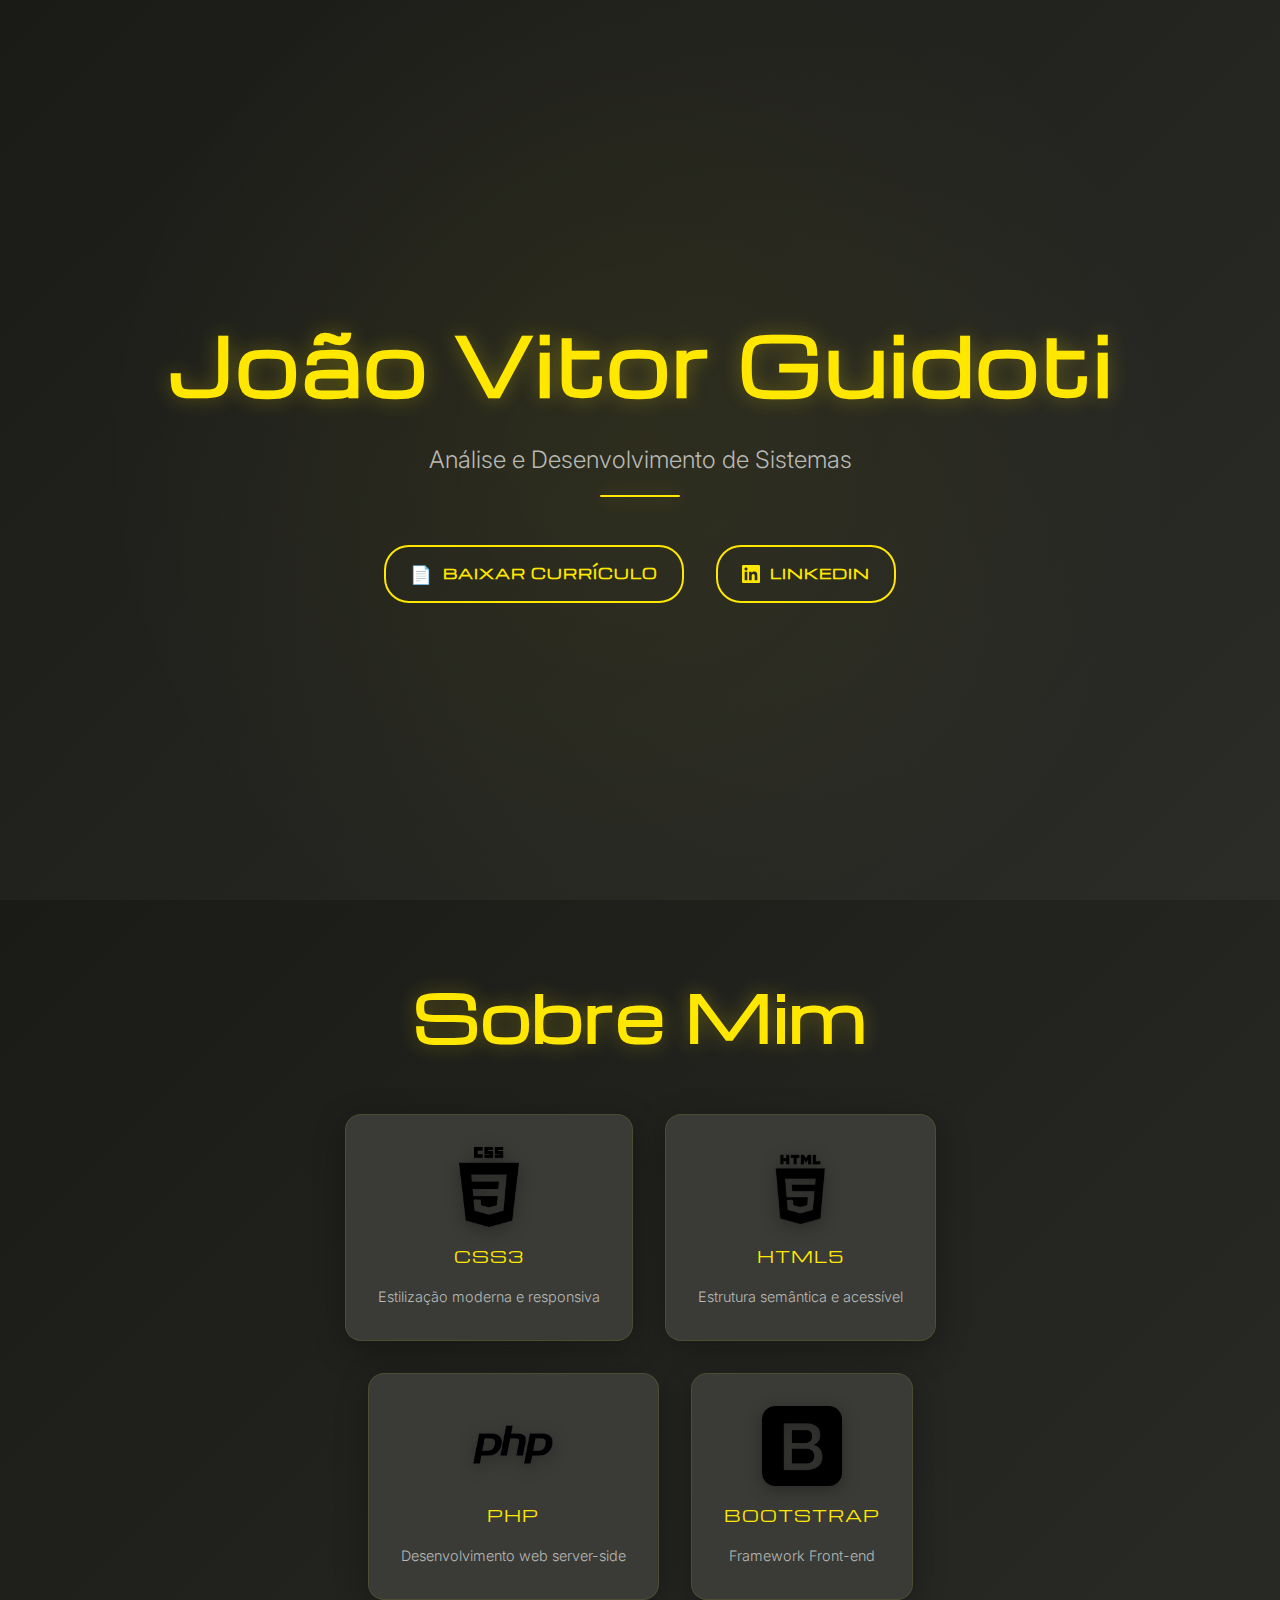
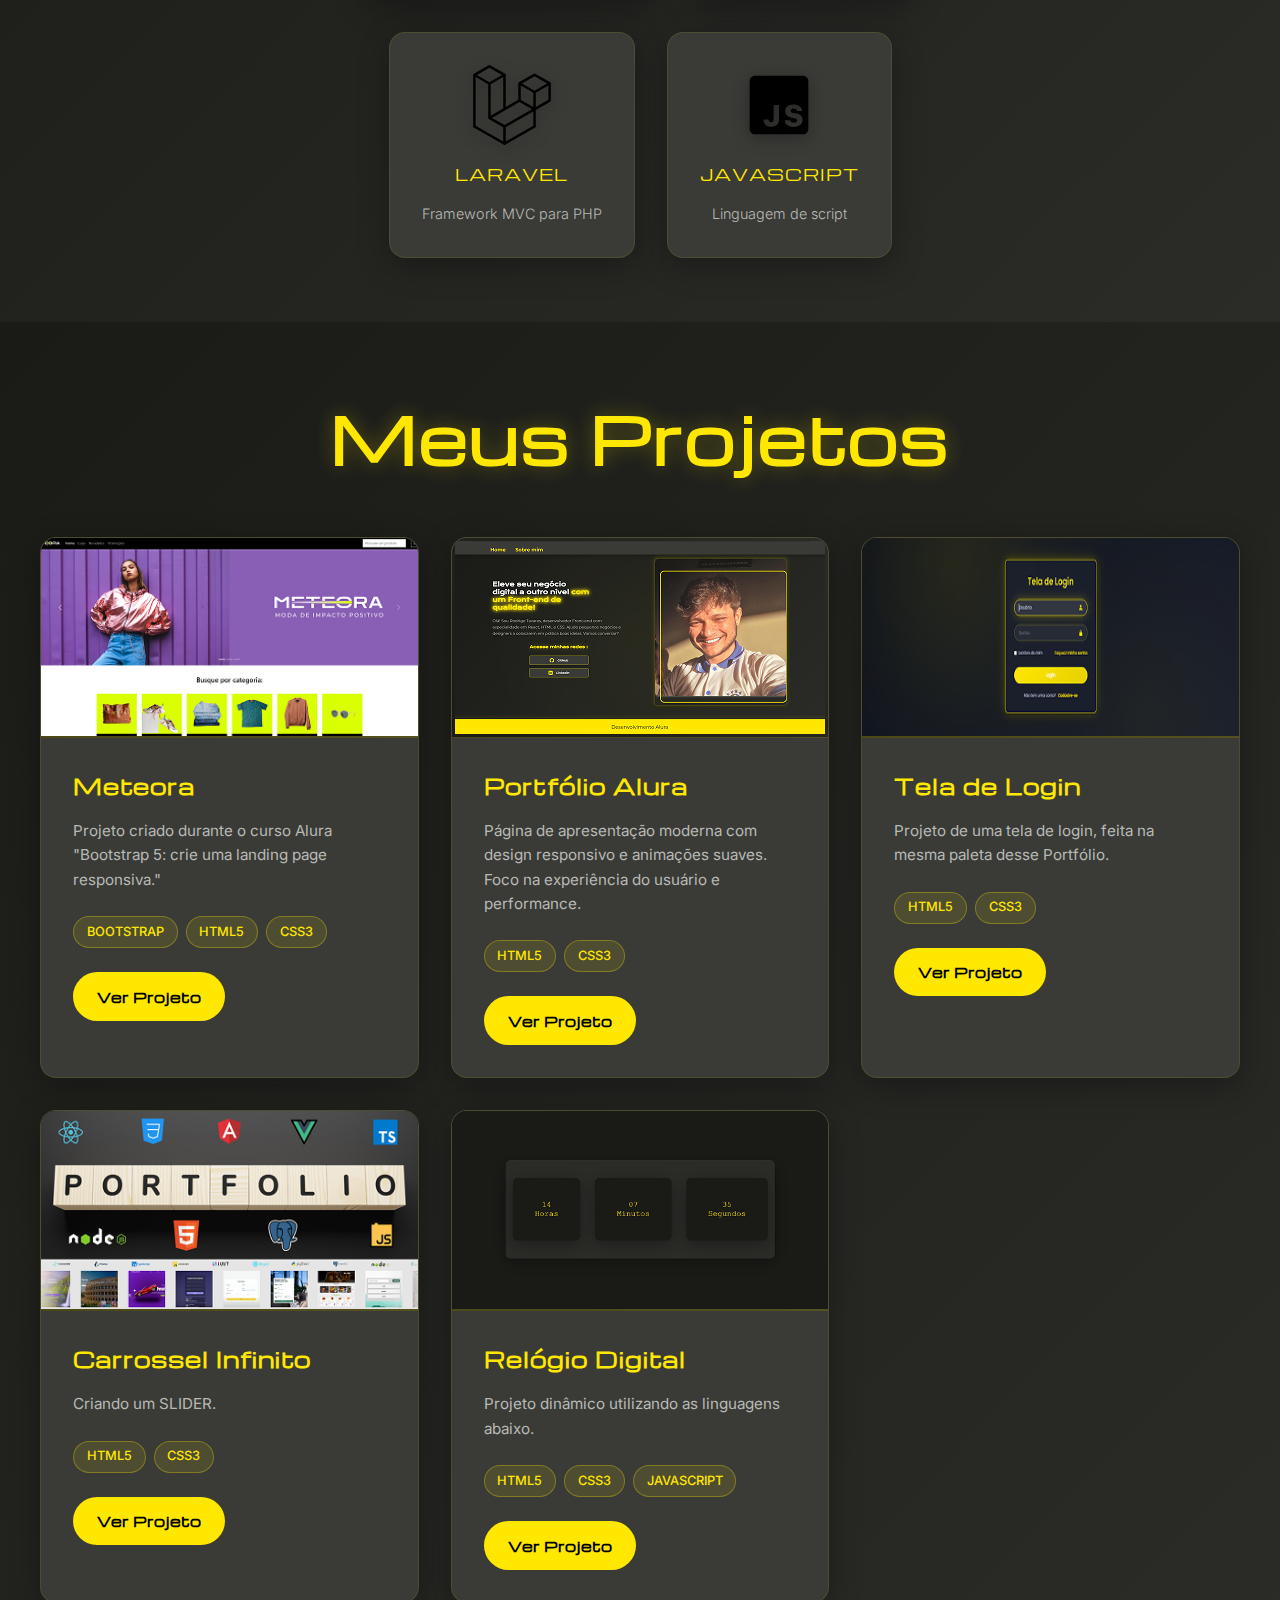
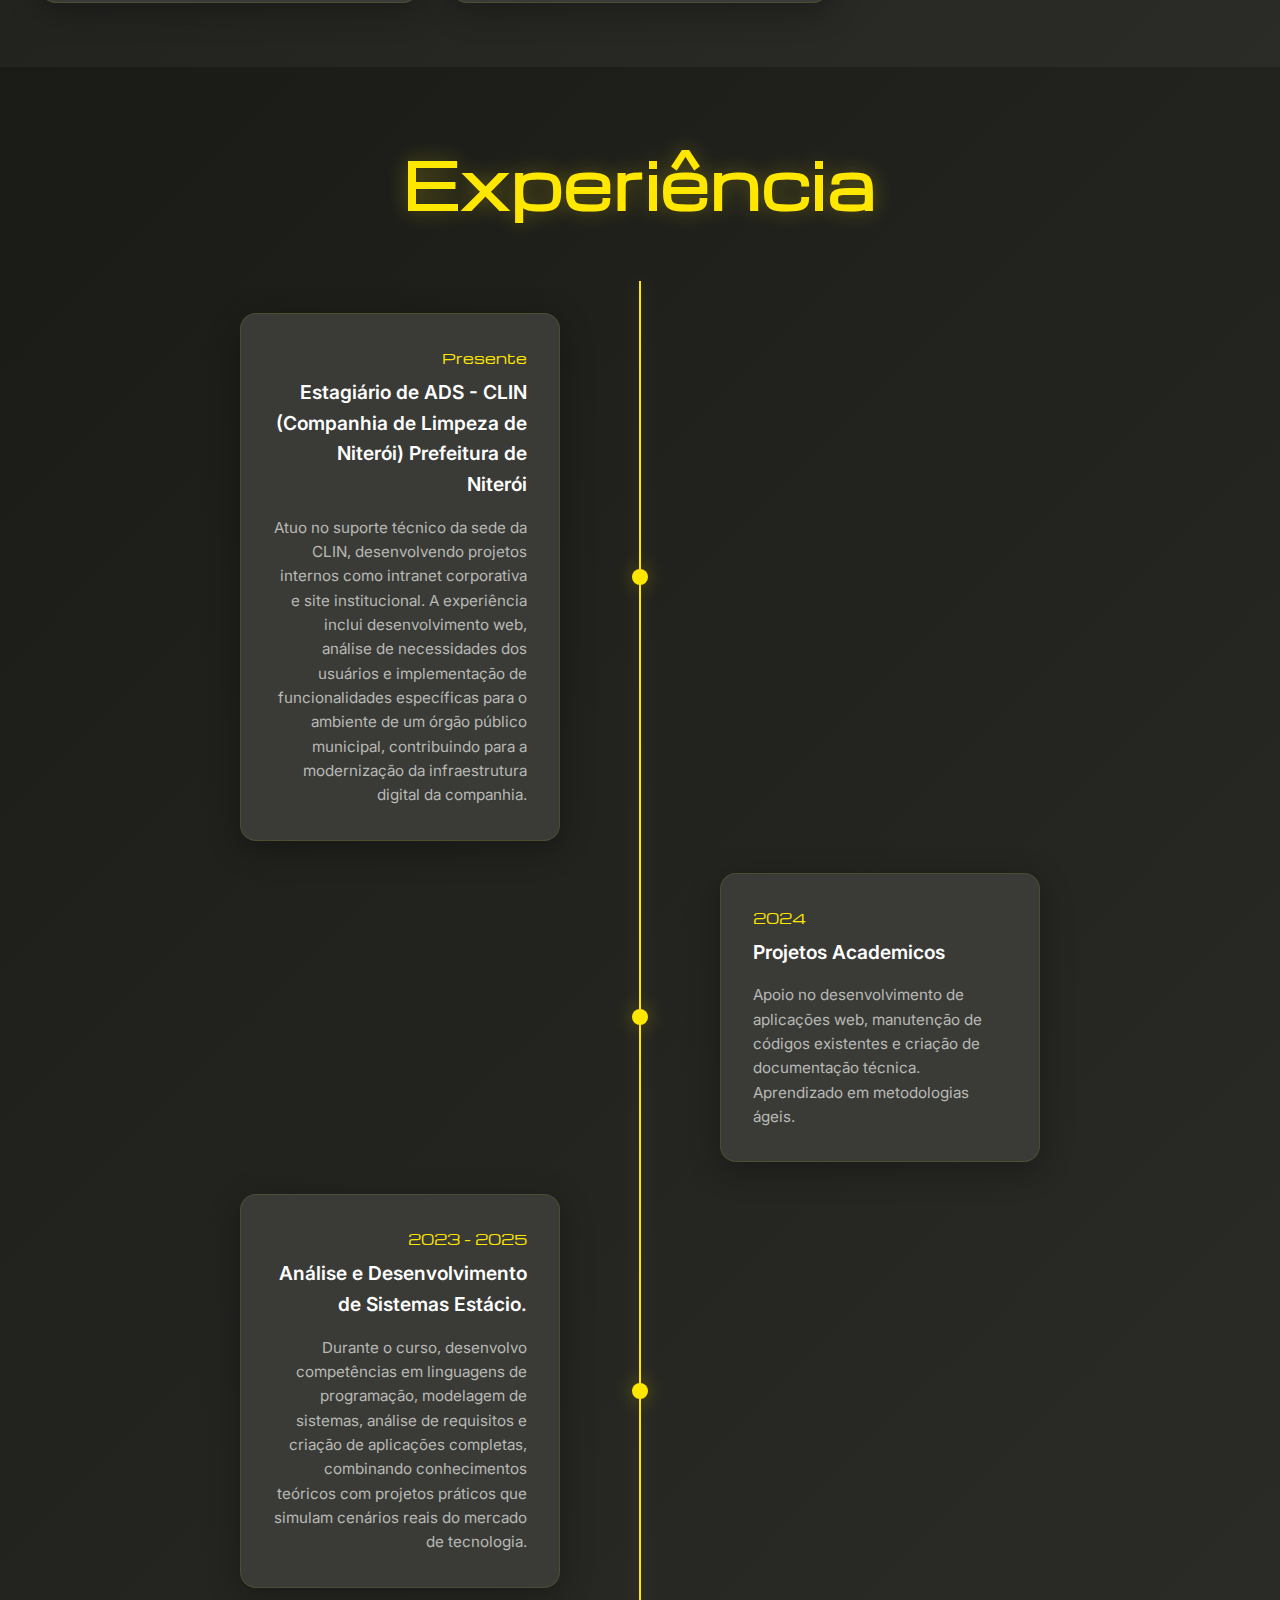
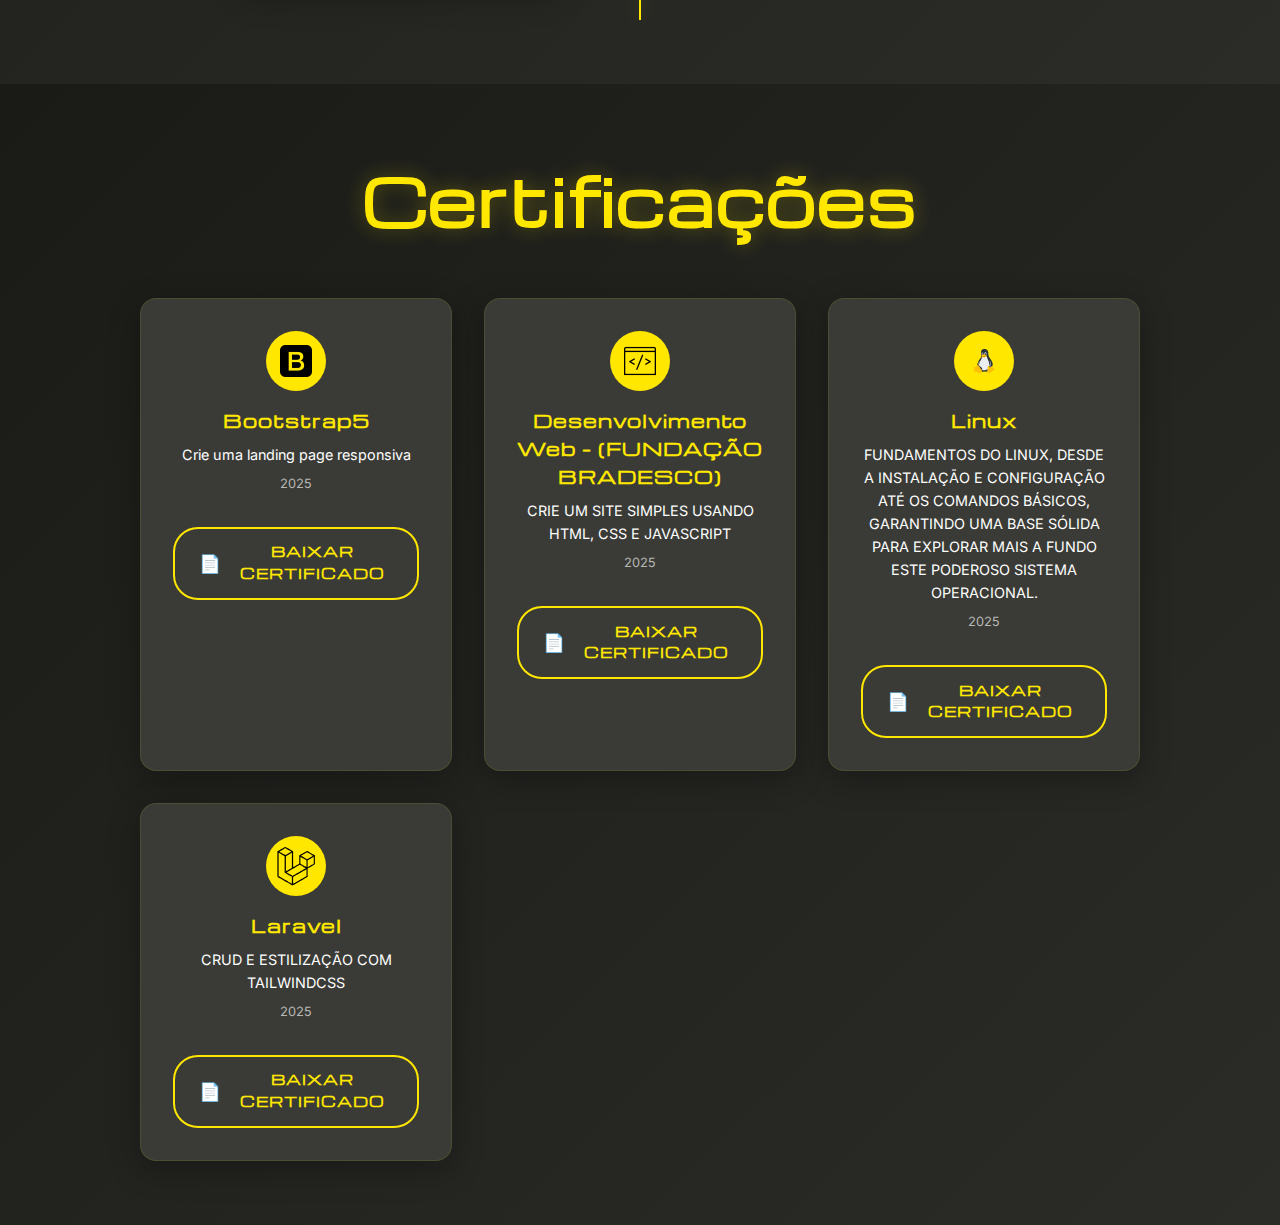
<file: index.html>
<!DOCTYPE html>

<html lang="pt-br">

<head>
    <meta charset="utf-8">
    <meta name="viewport" content="width=device-width, initial-scale=1.0">
    <title>João Vitor Guidoti - Portfólio</title>
    <link rel="preconnect" href="https://fonts.googleapis.com">
    <link rel="preconnect" href="https://fonts.gstatic.com" crossorigin>
    <link
        href="https://fonts.googleapis.com/css2?family=Michroma:wght@400&family=Inter:wght@300;400;500;600&display=swap"
        rel="stylesheet">
        <link type="image/png" sizes="32x32" rel="icon" href=".../icons8-linux-color-32.png">
        <link type="image/png" sizes="32x32" rel="icon" href=".../icons8-código-ios7-32.png">
    <style>
        :root {
            --branco-principal: #ffffff;
            --preto-principal: #000000;
            --neon-principal: #ffe700;
            --neon-hover: #ffed33;
            --background: #1a1b17;
            --background-secondary: #2b2c28;
            --background-card: #3a3b37;
            --texto-secundario: #b8b9b5;
            --fonte-principal: 'Michroma', sans-serif;
            --fonte-secundaria: 'Inter', sans-serif;
            --sombra-neon: 0 0 20px rgba(255, 231, 0, 0.3);
            --sombra-card: 0 8px 32px rgba(0, 0, 0, 0.3);
            --gradiente-principal: linear-gradient(135deg, var(--background) 0%, var(--background-secondary) 100%);
        }


        * {
            margin: 0;
            padding: 0;
            box-sizing: border-box;
        }

        body {
            background: var(--gradiente-principal);
            color: var(--branco-principal);
            font-family: var(--fonte-secundaria);
            font-weight: 400;
            line-height: 1.6;
            overflow-x: hidden;
        }

        .container-botoes {
            display: flex;
            gap: 2rem;
            animation: fadeInUp 1s ease-out 0.6s both;
            flex-wrap: wrap;
            justify-content: center;
            margin-top: 2rem;
        }

        .btn-acao {
            display: inline-flex;
            align-items: center;
            gap: 0.6rem;
            background: transparent;
            color: var(--neon-principal);
            padding: 0.8rem 1.5rem;
            border-radius: 25px;
            text-decoration: none;
            font-weight: 600;
            font-family: var(--fonte-principal);
            font-size: 0.85rem;
            transition: all 0.3s ease;
            border: 2px solid var(--neon-principal);
            position: relative;
            overflow: hidden;
            text-transform: uppercase;
            letter-spacing: 1px;
            min-width: 160px;
            justify-content: center;
        }

        .btn-acao::before {
            content: '';
            position: absolute;
            top: 0;
            left: -100%;
            width: 100%;
            height: 100%;
            background: linear-gradient(90deg, transparent, rgba(255, 255, 255, 0.2), transparent);
            transition: left 0.5s ease;
        }

        .btn-acao:hover::before {
            left: 100%;
        }

        .btn-acao:hover {
            background: var(--neon-principal);
            color: var(--preto-principal);
            transform: translateY(-3px);
            box-shadow: var(--sombra-neon), 0 10px 30px rgba(255, 231, 0, 0.2);
        }

        .btn-icon {
            font-size: 1.1rem;
            transition: transform 0.3s ease;
        }

        .linkedin-icon {
            width: 18px;
            height: 18px;
            fill: currentColor;
            transition: transform 0.3s ease;
        }

        .btn-acao:hover .btn-icon,
        .btn-acao:hover .linkedin-icon {
            transform: scale(1.2);
        }

        @media (max-width: 768px) {
            .container-botoes {
                flex-direction: column;
                align-items: center;
                gap: 1rem;
            }

            .btn-acao {
                width: 100%;
                max-width: 220px;
            }
        }

        /* Animação de fade-in */
        @keyframes fadeInUp {
            from {
                opacity: 0;
                transform: translateY(30px);
            }

            to {
                opacity: 1;
                transform: translateY(0);
            }
        }

        @keyframes glowPulse {

            0%,
            100% {
                text-shadow: 0 0 10px var(--neon-principal), 0 0 20px var(--neon-principal);
            }

            50% {
                text-shadow: 0 0 20px var(--neon-principal), 0 0 30px var(--neon-principal), 0 0 40px var(--neon-principal);
            }
        }

        @keyframes scaleIn {
            from {
                opacity: 0;
                transform: scale(0.8);
            }

            to {
                opacity: 1;
                transform: scale(1);
            }
        }

        @keyframes slideInLeft {
            from {
                opacity: 0;
                transform: translateX(-50px);
            }

            to {
                opacity: 1;
                transform: translateX(0);
            }
        }

        @keyframes slideInRight {
            from {
                opacity: 0;
                transform: translateX(50px);
            }

            to {
                opacity: 1;
                transform: translateX(0);
            }
        }

        /* Seção Principal */
        .principal {
            min-height: 100vh;
            display: flex;
            flex-direction: column;
            justify-content: center;
            align-items: center;
            position: relative;
            padding: 2rem;
            background: var(--gradiente-principal);
        }

        .principal::before {
            content: '';
            position: absolute;
            top: 0;
            left: 0;
            right: 0;
            bottom: 0;
            background: radial-gradient(circle at 50% 50%, rgba(255, 231, 0, 0.05) 0%, transparent 70%);
            pointer-events: none;
        }

        .container_titulo {
            color: var(--neon-principal);
            font-family: var(--fonte-principal);
            font-size: clamp(2.5rem, 8vw, 5rem);
            text-align: center;
            margin-bottom: 1rem;
            animation: fadeInUp 1s ease-out, glowPulse 2s ease-in-out infinite;
            text-shadow: var(--sombra-neon);
            letter-spacing: 2px;
            position: relative;
            z-index: 1;
        }

        .container_titulo:hover {
            color: var(--neon-hover);
            transform: scale(1.05);
            transition: all 0.3s ease;
        }

        .container_texto {
            color: var(--texto-secundario);
            font-size: clamp(1rem, 3vw, 1.5rem);
            text-align: center;
            font-weight: 300;
            animation: fadeInUp 1s ease-out 0.3s both;
            max-width: 600px;
            position: relative;
            z-index: 1;
        }

        .container_texto::after {
            content: '';
            display: block;
            width: 80px;
            height: 2px;
            background: var(--neon-principal);
            margin: 1rem auto;
            border-radius: 2px;
            box-shadow: var(--sombra-neon);
        }

        /* Seção Secundária */
        .secundario {
            min-height: 100vh;
            display: flex;
            flex-direction: column;
            justify-content: center;
            align-items: center;
            padding: 4rem 2rem;
            background: var(--gradiente-principal);
            position: relative;
        }

        .container_sobre {
            color: var(--neon-principal);
            font-family: var(--fonte-principal);
            font-size: clamp(2rem, 6vw, 4rem);
            text-align: center;
            margin-bottom: 3rem;
            animation: fadeInUp 1s ease-out;
            text-shadow: var(--sombra-neon);
            letter-spacing: 1px;
        }

        .container_lista {
            display: flex;
            flex-wrap: wrap;
            justify-content: center;
            gap: 2rem;
            max-width: 600px;
            animation: fadeInUp 1s ease-out 0.5s both;
        }

        .tech-card {
            background: var(--background-card);
            border-radius: 16px;
            padding: 2rem;
            display: flex;
            flex-direction: column;
            align-items: center;
            gap: 1rem;
            transition: all 0.3s ease;
            border: 1px solid rgba(255, 231, 0, 0.1);
            box-shadow: var(--sombra-card);
            position: relative;
            overflow: hidden;
            animation: scaleIn 0.6s ease-out;
        }

        .tech-card::before {
            content: '';
            position: absolute;
            top: 0;
            left: -100%;
            width: 100%;
            height: 100%;
            background: linear-gradient(90deg, transparent, rgba(255, 231, 0, 0.1), transparent);
            transition: left 0.5s ease;
        }

        .tech-card:hover::before {
            left: 100%;
        }

        .tech-card:hover {
            transform: translateY(-10px);
            box-shadow: 0 20px 40px rgba(0, 0, 0, 0.4), var(--sombra-neon);
            border-color: var(--neon-principal);
        }

        .tech-card img {
            width: 80px;
            height: 80px;
            object-fit: contain;
            transition: transform 0.3s ease;
            filter: drop-shadow(0 4px 8px rgba(0, 0, 0, 0.3));
        }

        .tech-card:hover img {
            transform: scale(1.1);
        }

        .tech-name {
            font-family: var(--fonte-principal);
            font-size: 1rem;
            color: var(--neon-principal);
            font-weight: 400;
            text-transform: uppercase;
            letter-spacing: 1px;
        }

        .tech-description {
            font-size: 0.9rem;
            color: var(--texto-secundario);
            text-align: center;
            font-weight: 300;
        }

        /* Seção de Projetos */
        .projetos {
            min-height: 100vh;
            display: flex;
            flex-direction: column;
            justify-content: center;
            align-items: center;
            padding: 4rem 2rem;
            background: var(--gradiente-principal);
        }

        .projetos-grid {
            display: grid;
            grid-template-columns: repeat(auto-fit, minmax(350px, 1fr));
            gap: 2rem;
            max-width: 1200px;
            width: 100%;
        }

        .projeto-card {
            background: var(--background-card);
            border-radius: 16px;
            overflow: hidden;
            transition: all 0.3s ease;
            border: 1px solid rgba(255, 231, 0, 0.1);
            box-shadow: var(--sombra-card);
            position: relative;
            animation: slideInLeft 0.8s ease-out;
        }

        .projeto-card:nth-child(even) {
            animation: slideInRight 0.8s ease-out;
        }

        .projeto-card:hover {
            transform: translateY(-10px);
            box-shadow: 0 20px 40px rgba(0, 0, 0, 0.4), var(--sombra-neon);
            border-color: var(--neon-principal);
        }

        .projeto-imagem {
            width: 100%;
            height: 200px;
            background: linear-gradient(45deg, var(--background), var(--background-secondary));
            display: flex;
            align-items: center;
            justify-content: center;
            color: var(--neon-principal);
            font-family: var(--fonte-principal);
            font-size: 1.2rem;
            border-bottom: 1px solid rgba(255, 231, 0, 0.2);
        }

        .projeto-conteudo {
            padding: 2rem;
        }

        .projeto-titulo {
            color: var(--neon-principal);
            font-family: var(--fonte-principal);
            font-size: 1.3rem;
            margin-bottom: 1rem;
            letter-spacing: 1px;
        }

        .projeto-descricao {
            color: var(--texto-secundario);
            font-size: 0.95rem;
            margin-bottom: 1.5rem;
            line-height: 1.6;
        }

        .projeto-tecnologias {
            display: flex;
            flex-wrap: wrap;
            gap: 0.5rem;
            margin-bottom: 1.5rem;
        }

        .tech-tag {
            background: rgba(255, 231, 0, 0.1);
            color: var(--neon-principal);
            padding: 0.3rem 0.8rem;
            border-radius: 20px;
            font-size: 0.8rem;
            font-weight: 500;
            border: 1px solid rgba(255, 231, 0, 0.3);
        }

        .projeto-link {
            display: inline-block;
            background: var(--neon-principal);
            color: var(--preto-principal);
            padding: 0.8rem 1.5rem;
            border-radius: 25px;
            text-decoration: none;
            font-weight: 600;
            transition: all 0.3s ease;
            font-family: var(--fonte-principal);
            font-size: 0.9rem;
            pointer-events: auto;
            position: relative;
            z-index: 10;
            display: inline-block;

        }

        .projeto-link:hover {
            background: var(--neon-hover);
            transform: translateY(-2px);
            box-shadow: var(--sombra-neon);
        }

        /* Nova Seção de Experiência */
        .experiencia {
            min-height: 100vh;
            display: flex;
            flex-direction: column;
            justify-content: center;
            align-items: center;
            padding: 4rem 2rem;
            background: var(--gradiente-principal);
        }

        .experiencia-timeline {
            max-width: 800px;
            width: 100%;
            position: relative;
        }

        .experiencia-timeline::before {
            content: '';
            position: absolute;
            left: 50%;
            top: 0;
            bottom: 0;
            width: 2px;
            background: var(--neon-principal);
            transform: translateX(-50%);
            box-shadow: var(--sombra-neon);
        }

        .experiencia-item {
            position: relative;
            margin: 2rem 0;
            animation: fadeInUp 0.8s ease-out;
        }

        .experiencia-item:nth-child(odd) .experiencia-conteudo {
            margin-left: 0;
            margin-right: 60%;
            text-align: right;
        }

        .experiencia-item:nth-child(even) .experiencia-conteudo {
            margin-left: 60%;
            margin-right: 0;
            text-align: left;
        }

        .experiencia-conteudo {
            background: var(--background-card);
            padding: 2rem;
            border-radius: 16px;
            border: 1px solid rgba(255, 231, 0, 0.1);
            box-shadow: var(--sombra-card);
            position: relative;
            transition: all 0.3s ease;
        }

        .experiencia-conteudo:hover {
            transform: translateY(-5px);
            box-shadow: 0 20px 40px rgba(0, 0, 0, 0.4), var(--sombra-neon);
            border-color: var(--neon-principal);
        }

        .experiencia-data {
            color: var(--neon-principal);
            font-family: var(--fonte-principal);
            font-size: 0.9rem;
            margin-bottom: 0.5rem;
        }

        .experiencia-titulo {
            color: var(--branco-principal);
            font-size: 1.2rem;
            font-weight: 600;
            margin-bottom: 1rem;
        }

        .experiencia-descricao {
            color: var(--texto-secundario);
            font-size: 0.95rem;
            line-height: 1.6;
        }

        .experiencia-ponto {
            position: absolute;
            left: 50%;
            top: 50%;
            transform: translate(-50%, -50%);
            width: 16px;
            height: 16px;
            background: var(--neon-principal);
            border-radius: 50%;
            box-shadow: var(--sombra-neon);
            z-index: 1;
        }

        /* Nova Seção de Certificações */
        .certificacoes {
            min-height: 100vh;
            display: flex;
            flex-direction: column;
            justify-content: center;
            align-items: center;
            padding: 4rem 2rem;
            background: var(--gradiente-principal);
        }

        .certificacoes-grid {
            display: grid;
            grid-template-columns: repeat(auto-fit, minmax(300px, 1fr));
            gap: 2rem;
            max-width: 1000px;
            width: 100%;
        }

        .certificacao-card {
            background: var(--background-card);
            border-radius: 16px;
            padding: 2rem;
            text-align: center;
            border: 1px solid rgba(255, 231, 0, 0.1);
            box-shadow: var(--sombra-card);
            transition: all 0.3s ease;
            animation: scaleIn 0.6s ease-out;
        }

        .certificacao-card:hover {
            transform: translateY(-10px);
            box-shadow: 0 20px 40px rgba(0, 0, 0, 0.4), var(--sombra-neon);
            border-color: var(--neon-principal);
        }

        .certificacao-icone {
            width: 60px;
            height: 60px;
            background: var(--neon-principal);
            border-radius: 50%;
            display: flex;
            align-items: center;
            justify-content: center;
            margin: 0 auto 1rem;
            font-size: 1.5rem;
            color: var(--preto-principal);
        }

        .certificacao-titulo {
            color: var(--neon-principal);
            font-family: var(--fonte-principal);
            font-size: 1.1rem;
            margin-bottom: 0.5rem;
            letter-spacing: 1px;
        }

        .certificacao-instituicao {
            color: var(--branco-principal);
            font-size: 0.9rem;
            margin-bottom: 0.5rem;
        }

        .certificacao-ano {
            color: var(--texto-secundario);
            font-size: 0.8rem;
        }

        /* Scroll suave */
        html {
            scroll-behavior: smooth;
        }

        /* Responsividade */
        @media (max-width: 768px) {

            .container_lista,
            .projetos-grid,
            .certificacoes-grid {
                grid-template-columns: 1fr;
            }

            .tech-card,
            .projeto-card {
                width: 100%;
                max-width: 100%;
            }

            .principal,
            .secundario,
            .projetos,
            .experiencia,
            .certificacoes {
                padding: 2rem 1rem;
            }

            .experiencia-timeline::before {
                left: 20px;
            }

            .experiencia-item:nth-child(odd) .experiencia-conteudo,
            .experiencia-item:nth-child(even) .experiencia-conteudo {
                margin-left: 60px;
                margin-right: 0;
                text-align: left;
            }

            .experiencia-ponto {
                left: 20px;
            }
        }

        /* Animações de delay */
        .tech-card:nth-child(1) {
            animation-delay: 0.1s;
        }

        .tech-card:nth-child(2) {
            animation-delay: 0.2s;
        }

        .tech-card:nth-child(3) {
            animation-delay: 0.3s;
        }

        .projeto-card:nth-child(1) {
            animation-delay: 0.1s;
        }

        .projeto-card:nth-child(2) {
            animation-delay: 0.3s;
        }

        .projeto-card:nth-child(3) {
            animation-delay: 0.5s;
        }

        .experiencia-item:nth-child(1) {
            animation-delay: 0.2s;
        }

        .experiencia-item:nth-child(2) {
            animation-delay: 0.4s;
        }

        .experiencia-item:nth-child(3) {
            animation-delay: 0.6s;
        }

        .certificacao-card:nth-child(1) {
            animation-delay: 0.1s;
        }

        .certificacao-card:nth-child(2) {
            animation-delay: 0.3s;
        }

        .certificacao-card:nth-child(3) {
            animation-delay: 0.5s;
        }
    </style>


</head>

<body>
    <main>
        <!-- Seção Principal -->
        <section class="principal">
            <h1 class="container_titulo">João Vitor Guidoti</h1>
            <p class="container_texto">Análise e Desenvolvimento de Sistemas</p>
            <div class="container-botoes">
                <a href="./Currículo - João Vitor Xavier Guidoti.pdf" download="Curriculo_Joao_Vitor_Guidoti.pdf" class="btn-acao">
                    <span class="btn-icon">📄</span>
                    Baixar Currículo
                </a>

                <a href="https://www.linkedin.com/in/jo%C3%A3o-v%C3%ADtor-guidoti-43b8a3373/" target="_blank" rel="noopener noreferrer"
                    class="btn-acao">
                    <svg class="linkedin-icon" viewBox="0 0 24 24">
                        <path
                            d="M20.447 20.452h-3.554v-5.569c0-1.328-.027-3.037-1.852-3.037-1.853 0-2.136 1.445-2.136 2.939v5.667H9.351V9h3.414v1.561h.046c.477-.9 1.637-1.85 3.37-1.85 3.601 0 4.267 2.37 4.267 5.455v6.286zM5.337 7.433c-1.144 0-2.063-.926-2.063-2.065 0-1.138.92-2.063 2.063-2.063 1.14 0 2.064.925 2.064 2.063 0 1.139-.925 2.065-2.064 2.065zm1.782 13.019H3.555V9h3.564v11.452zM22.225 0H1.771C.792 0 0 .774 0 1.729v20.542C0 23.227.792 24 1.771 24h20.451C23.2 24 24 23.227 24 22.271V1.729C24 .774 23.2 0 22.222 0h.003z" />
                    </svg>
                    LinkedIn
                </a>
            </div>

        </section>


        <!-- Seção Sobre Mim -->
        <section class="secundario">
            <h2 class="container_sobre">Sobre Mim</h2>
            <div class="container_lista">
                <div class="tech-card">
                    <img src="./img/css_logoM.png.png" alt="CSS Logo">
                    <span class="tech-name">CSS3</span>
                    <p class="tech-description">Estilização moderna e responsiva</p>
                </div>
                <div class="tech-card">
                    <img src="./img/html_logoM.png.png" alt="HTML Logo">
                    <span class="tech-name">HTML5</span>
                    <p class="tech-description">Estrutura semântica e acessível</p>
                </div>
                <div class="tech-card">
                    <img src="./img/php_logoM.png.png" alt="PHP Logo">
                    <span class="tech-name">PHP</span>
                    <p class="tech-description">Desenvolvimento web server-side</p>
                </div>
                <div class="tech-card">
                    <img src="./img/bootstrap_logoM.png" alt="Bootstrap Logo">
                    <span class="tech-name">BOOTSTRAP</span>
                    <p class="tech-description">Framework Front-end </p>
                </div>
                 <div class="tech-card">
                    <img src="./img\laravel_logoM.svg" alt="laravel Logo">
                    <span class="tech-name">laravel</span>
                    <p class="tech-description">Framework MVC para PHP</p>
                </div>
                 <div class="tech-card">
                    <img src="./img/js_logoM.svg" alt="JavaScript Logo">
                    <span class="tech-name">JAVASCRIPT</span>
                    <p class="tech-description">Linguagem de script </p>
                        
            </div>
        </section>

        <!-- Seção de Projetos -->
        <section class="projetos">
            <h2 class="container_sobre">Meus Projetos</h2>
            <div class="projetos-grid">
                <div class="projeto-card">
                    <div class="projeto-imagem">
                        <img class="projeto-imagem" src="./img/alura-meteora.png ">
                    </div>
                    <div class="projeto-conteudo">
                        <h3 class="projeto-titulo">Meteora</h3>
                        <p class="projeto-descricao">Projeto criado durante o curso Alura "Bootstrap 5: crie uma landing
                            page responsiva."</p>
                        <div class="projeto-tecnologias">
                            <span class="tech-tag">BOOTSTRAP</span>
                            <span class="tech-tag">HTML5</span>
                            <span class="tech-tag">CSS3</span>
                        </div>
                        <a href="https://devjoao-guidoti.github.io/Alura-BootStrap/" class="projeto-link">Ver Projeto</a>
                    </div>
                </div>

                <div class="projeto-card">
                    <div class="projeto-imagem">
                        <img src="./img/alura-portfolio.png">
                    </div>
                    <div class="projeto-conteudo">
                        <h3 class="projeto-titulo">Portfólio Alura</h3>
                        <p class="projeto-descricao">Página de apresentação moderna com design responsivo e animações
                            suaves. Foco na experiência do usuário e performance.</p>
                        <div class="projeto-tecnologias">
                            <span class="tech-tag">HTML5</span>
                            <span class="tech-tag">CSS3</span>
                        </div>
                        <a href="https://devjoao-guidoti.github.io/Alura-Portifolio/" class="projeto-link">Ver Projeto</a>
                    </div>
                </div>
                 <div class="projeto-card">
                    <div class="projeto-imagem">
                        <img class="projeto-imagem" src="./img\login-page.png">
                    </div>
                    <div class="projeto-conteudo">
                        <h3 class="projeto-titulo">Tela de Login</h3>
                        <p class="projeto-descricao">Projeto de uma tela de login, feita na mesma paleta desse Portfólio.</p>
                        <div class="projeto-tecnologias">
                            <span class="tech-tag">HTML5</span>
                            <span class="tech-tag">CSS3</span>
                        </div>
                        <a href=" https://devjoao-guidoti.github.io/Login-Page/" class="projeto-link">Ver Projeto</a>
                    </div>
                </div>
                 <div class="projeto-card">
                    <div class="projeto-imagem">
                        <img class="projeto-imagem" src=".\img\DevClub-Portifolio.png">
                    </div>
                    <div class="projeto-conteudo">
                        <h3 class="projeto-titulo">Carrossel Infinito</h3>
                        <p class="projeto-descricao">Criando um SLIDER.</p>
                        <div class="projeto-tecnologias">
                            <span class="tech-tag">HTML5</span>
                            <span class="tech-tag">CSS3</span>
                        </div>
                        <a href=" https://devjoao-guidoti.github.io/DevClub-Portifolio/" class="projeto-link">Ver Projeto</a>
                    </div>
                </div>
                 <div class="projeto-card">
                    <div class="projeto-imagem">
                        <img class="projeto-imagem" src=".\img\Screenshot_36 1.png">
                    </div>
                    <div class="projeto-conteudo">
                        <h3 class="projeto-titulo">Relógio Digital</h3>
                        <p class="projeto-descricao">Projeto dinâmico utilizando as linguagens abaixo.</p>
                        <div class="projeto-tecnologias">
                            <span class="tech-tag">HTML5</span>
                            <span class="tech-tag">CSS3</span>
                            <span class="tech-tag">JAVASCRIPT</span>
                        </div>
                        <a href="https://devjoao-guidoti.github.io/Youtube-RelogioDigital/" class="projeto-link">Ver Projeto</a>
                    </div>
                </div>


            </div>
        </section>

        <!-- Nova Seção de Experiência -->
        <section class="experiencia">
            <h2 class="container_sobre">Experiência</h2>
            <div class="experiencia-timeline">
                <div class="experiencia-item">
                    <div class="experiencia-conteudo">
                        <div class="experiencia-data">Presente</div>
                        <h3 class="experiencia-titulo">Estagiário de ADS - CLIN (Companhia de Limpeza de Niterói)
                            Prefeitura de Niterói</h3>
                        <p class="experiencia-descricao">Atuo no suporte técnico da sede da CLIN, desenvolvendo projetos
                            internos como intranet corporativa e site institucional.
                            A experiência inclui desenvolvimento web, análise de necessidades dos usuários e
                            implementação de funcionalidades específicas para o ambiente de um órgão público municipal,
                            contribuindo para a modernização da infraestrutura digital da companhia.
                        </p>
                    </div>
                    <div class="experiencia-ponto"></div>
                </div>

                <div class="experiencia-item">
                    <div class="experiencia-conteudo">
                        <div class="experiencia-data">2024</div>
                        <h3 class="experiencia-titulo">Projetos Academicos</h3>
                        <p class="experiencia-descricao">Apoio no desenvolvimento de aplicações web, manutenção de
                            códigos existentes e criação de documentação técnica. Aprendizado em metodologias ágeis.</p>
                    </div>
                    <div class="experiencia-ponto"></div>
                </div>

                <div class="experiencia-item">
                    <div class="experiencia-conteudo">
                        <div class="experiencia-data">2023 - 2025</div>
                        <h3 class="experiencia-titulo">Análise e Desenvolvimento de Sistemas
                            Estácio.</h3>
                        <p class="experiencia-descricao">Durante o curso, desenvolvo competências em linguagens de
                            programação, modelagem de sistemas, análise de requisitos e criação de aplicações completas,
                            combinando conhecimentos teóricos com projetos práticos que simulam cenários reais do
                            mercado de tecnologia.</p>
                    </div>
                    <div class="experiencia-ponto"></div>
                </div>
            </div>
        </section>

        <!-- Nova Seção de Certificações -->
        <section class="certificacoes">
            <h2 class="container_sobre">Certificações</h2>
            
            <div class="certificacoes-grid">
                 <div class="certificacao-card">
                    <div class="certificacao-icone"><img src="img\bootstrap.png"></div>
                    <h3 class="certificacao-titulo">Bootstrap5</h3>
                    <p class="certificacao-instituicao">Crie uma landing page responsiva</p>
                    <p class="certificacao-ano">2025</p>
                    <div class="container-botoes">
                <a href="Joao Vitor Guidoti - Curso Bootstrap5_ crie uma landing page responsiva - Alura.pdf" download=" Certificado de Conclusão (Curso Alura)" class="btn-acao">
                    <span class="btn-icon">📄</span>
                    Baixar Certificado
                </a>
                </div>
            </div>
                <div class="certificacao-card">
                    <div class="certificacao-icone"><img src="img\icon_dev.png"></div>
                    <h3 class="certificacao-titulo">Desenvolvimento Web - (FUNDAÇÃO BRADESCO)</h3>
                    <p class="certificacao-instituicao">CRIE UM SITE SIMPLES USANDO HTML, CSS E JAVASCRIPT</p>
                    <p class="certificacao-ano">2025</p>
                    <div class="container-botoes">
                <a href="./Certificado de Conclusão (BRADESCO).pdf" download="Certificado de Conclusão (BRADESCO)" class="btn-acao">
                    <span class="btn-icon">📄</span>
                    Baixar Certificado
                </a>
                </div>
            </div>
            <div class="certificacao-card">
                    <div class="certificacao-icone"><img src="img\icon_linux.png"></div>
                    <h3 class="certificacao-titulo">Linux</h3>
                    <p class="certificacao-instituicao">FUNDAMENTOS DO LINUX, DESDE A INSTALAÇÃO E CONFIGURAÇÃO ATÉ OS COMANDOS BÁSICOS, GARANTINDO UMA BASE SÓLIDA PARA EXPLORAR MAIS A FUNDO ESTE PODEROSO SISTEMA OPERACIONAL.
                    </p>
                    <p class="certificacao-ano">2025</p>
                    <div class="container-botoes">
                <a href="./Joao-Vitor-Xavier-Guidoti-Linux-40-Horas-Certificado-Curso-em-Video.pdf" download=" Certificado de Conclusão (Curso em Vídeo)" class="btn-acao">
                    <span class="btn-icon">📄</span>
                    Baixar Certificado
                </a>
                </div>
            </div>
             <div class="certificacao-card">
                    <div class="certificacao-icone"><img src="img\laravel .png"></div>
                    <h3 class="certificacao-titulo">Laravel</h3>
                    <p class="certificacao-instituicao"> CRUD E ESTILIZAÇÃO COM TAILWINDCSS</p>
                    <p class="certificacao-ano">2025</p>
                    <div class="container-botoes">
                <a href="./certificado-especializati.pdf" download=" Certificado de Conclusão (Curso Especializati)" class="btn-acao">
                    <span class="btn-icon">📄</span>
                    Baixar Certificado
                </a>
                </div>
            </div>
        </section>
    </main>


</body>

</html>
</file>
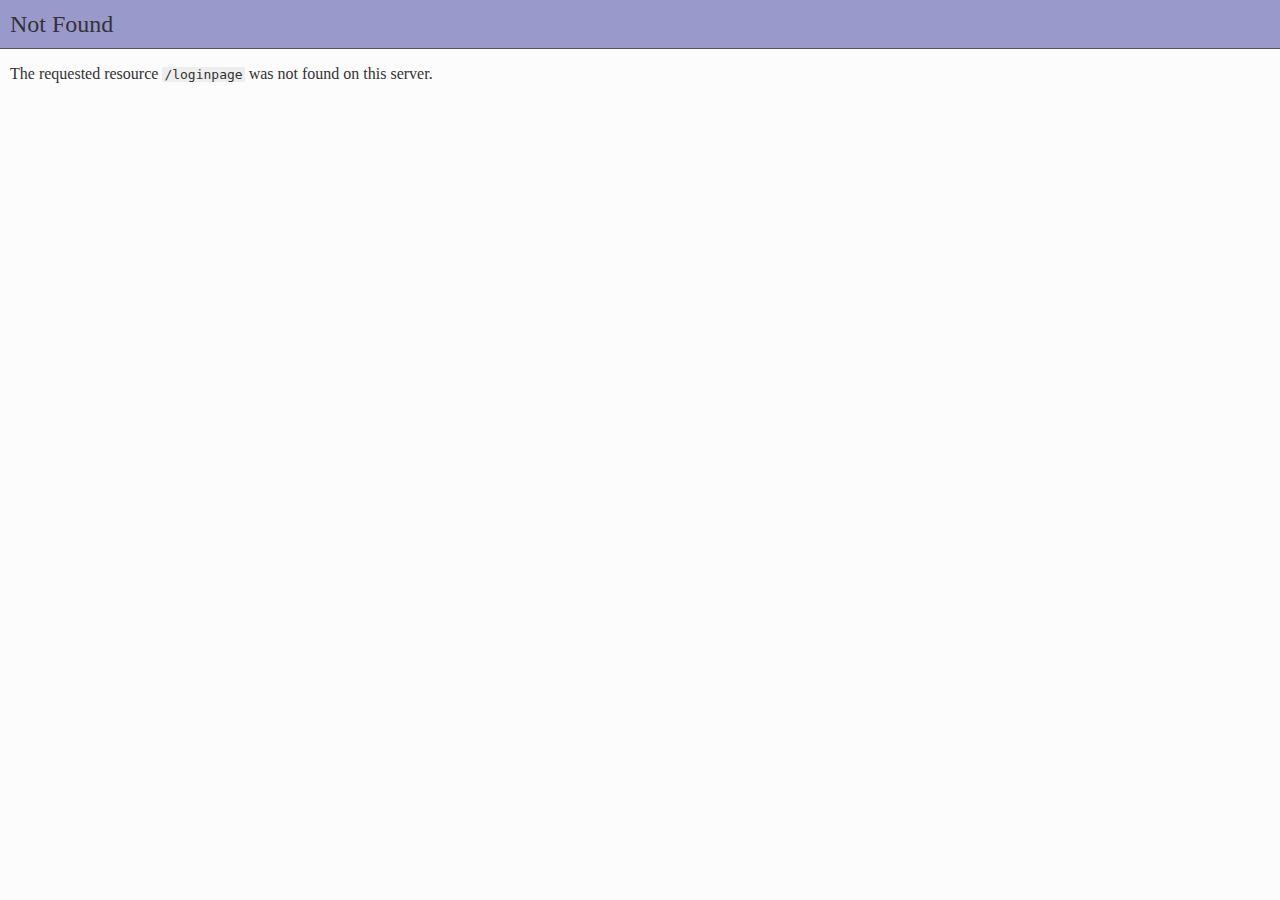
<file: 404 Not Found.html>
<!DOCTYPE html>
<!-- saved from url=(0031)http://127.0.0.1:8000/loginpage -->
<html><head><meta http-equiv="Content-Type" content="text/html; charset=UTF-8"><title>404 Not Found</title><style>
body { background-color: #fcfcfc; color: #333333; margin: 0; padding:0; }
h1 { font-size: 1.5em; font-weight: normal; background-color: #9999cc; min-height:2em; line-height:2em; border-bottom: 1px inset black; margin: 0; }
h1, p { padding-left: 10px; }
code.url { background-color: #eeeeee; font-family:monospace; padding:0 2px;}
</style>
</head><body><h1>Not Found</h1><p>The requested resource <code class="url">/loginpage</code> was not found on this server.</p><span id="PING_CONTENT_AUTOPLAY_DETECTION" style="display: none;"></span></body></html>
</file>
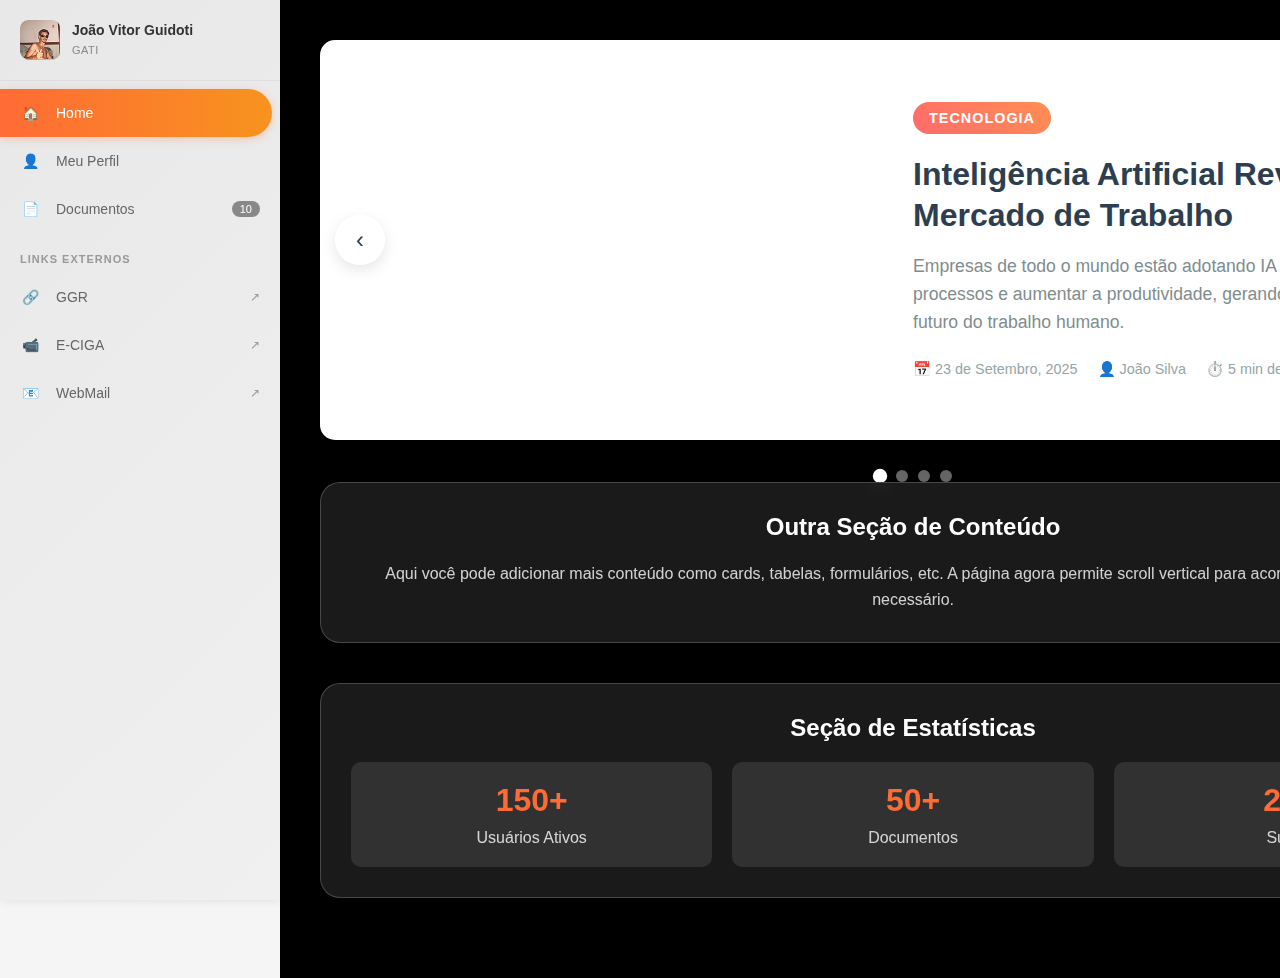
<file: sidebar.html>
<!DOCTYPE html>
<html lang="pt-BR">
<head>
    <meta charset="UTF-8">
    <meta name="viewport" content="width=device-width, initial-scale=1.0">
    <title>Sidebar GATI</title>
    <style>
        * {
            margin: 0;
            padding: 0;
            box-sizing: border-box;
        }

        body {
            font-family: -apple-system, BlinkMacSystemFont, 'Segoe UI', Roboto, sans-serif;
            background-color: #f5f5f5;
            margin: 0;
        }

        .main-container {
            display: flex;
            min-height: 100vh;
        }

        .sidebar {
            width: 280px;
            height: 100vh;
            background: linear-gradient(135deg, #e8e8e8 0%, #f0f0f0 100%);
            box-shadow: 2px 0 10px rgba(0,0,0,0.1);
            display: flex;
            flex-direction: column;
            flex-shrink: 0;
            position: fixed;
            left: 0;
            top: 0;
        }

        .content-area {
            flex: 1;
            margin-left: 280px;
            padding: 40px;
            background:black;
            min-height: 100vh;
        }

        .profile-section {
            padding: 20px;
            display: flex;
            align-items: center;
            gap: 12px;
            border-bottom: 1px solid rgba(0,0,0,0.05);
        }

        .profile-avatar {
            width: 40px;
            height: 40px;
            border-radius: 8px;
            background-image: url(img/Imagem\ do\ WhatsApp\ de\ 2025-08-07\ à\(s\)\ 19.53.31_e51381bc\ 1.png);
            display: flex;
            align-items: center;
            justify-content: center;
            color: white;
            font-weight: bold;
            font-size: 16px;
            position: relative;
        }

        .profile-avatar::before {
           background-image: url('img\Imagem do WhatsApp de 2025-08-07 à(s) 19.53.31_e51381bc.jpg');
            font-size: 20px;
        }

        .profile-info h3 {
            font-size: 14px;
            font-weight: 600;
            color: #333;
            margin-bottom: 2px;
        }

        .profile-info span {
            font-size: 11px;
            color: #888;
            font-weight: 500;
            letter-spacing: 0.5px;
        }

        .menu-section {
            flex: 1;
            padding: 8px 0;
        }

        .menu-item {
            display: flex;
            align-items: center;
            padding: 14px 20px;
            color: #666;
            text-decoration: none;
            font-size: 14px;
            font-weight: 500;
            position: relative;
            transition: all 0.2s ease;
        }

        .menu-item:hover {
            background-color: rgba(255,107,53,0.08);
            color: #ff6b35;
        }

        .menu-item.active {
            background: linear-gradient(90deg, #ff6b35, #f7931e);
            color: white;
            border-radius: 0 25px 25px 0;
            margin-right: 8px;
            box-shadow: 0 2px 8px rgba(255,107,53,0.3);
        }

        .menu-icon {
            width: 20px;
            height: 20px;
            margin-right: 16px;
            display: flex;
            align-items: center;
            justify-content: center;
        }

        .badge {
            background-color: #888;
            color: white;
            font-size: 11px;
            padding: 2px 8px;
            border-radius: 12px;
            margin-left: auto;
            font-weight: 500;
        }

        .section-title {
            padding: 20px 20px 8px 20px;
            font-size: 11px;
            font-weight: 600;
            color: #999;
            text-transform: uppercase;
            letter-spacing: 1px;
        }

        .external-link::after {
            content: '↗';
            margin-left: auto;
            font-size: 12px;
            color: #999;
        }

        .external-link:hover::after {
            color: #ff6b35;
        }

        /* Icons usando CSS */
        .icon-home::before { content: '🏠'; }
        .icon-profile::before { content: '👤'; }
        .icon-documents::before { content: '📄'; }
        .icon-external::before { content: '🔗'; }
        .icon-email::before { content: '📧'; }
        .icon-video::before { content: '📹'; }

           .news-carousel {
            max-width: 900px;
            width: 100%;
            position: relative;
            background: rgba(255, 255, 255, 0.1);
            backdrop-filter: blur(10px);
            border-radius: 20px;
            padding: 30px;
            box-shadow: 0 20px 40px rgba(0, 0, 0, 0.1);
            border: 1px solid rgba(255, 255, 255, 0.2);
        }

        .carousel-header {
            text-align: center;
            margin-bottom: 30px;
        }

        .carousel-title {
            color: white;
            font-size: 2.5rem;
            font-weight: 700;
            text-shadow: 0 2px 4px rgba(0, 0, 0, 0.3);
            margin-bottom: 10px;
        }

        .carousel-subtitle {
            color: rgba(255, 255, 255, 0.8);
            font-size: 1.1rem;
        }

        .carousel-container {
            position: relative;
            overflow: hidden;
            border-radius: 15px;
            box-shadow: 0 10px 30px rgba(0, 0, 0, 0.2);
        }

        .carousel-wrapper {
            display: flex;
            transition: transform 0.6s cubic-bezier(0.25, 0.46, 0.45, 0.94);
        }

        .carousel-slide {
            min-width: 100%;
            position: relative;
            background: white;
        }

        .news-item {
            display: flex;
            min-height: 400px;
        }

        .news-image {
            flex: 1;
            background-size: cover;
            background-position: center;
            position: relative;
        }

        .news-content {
            flex: 1;
            padding: 40px;
            display: flex;
            flex-direction: column;
            justify-content: center;
        }

        .news-category {
            background: linear-gradient(45deg, #FF6B6B, #FF8E53);
            color: white;
            padding: 8px 16px;
            border-radius: 25px;
            font-size: 0.9rem;
            font-weight: 600;
            text-transform: uppercase;
            letter-spacing: 1px;
            display: inline-block;
            margin-bottom: 20px;
            width: fit-content;
        }

        .news-title {
            font-size: 2rem;
            font-weight: 700;
            color: #2c3e50;
            margin-bottom: 15px;
            line-height: 1.3;
        }

        .news-excerpt {
            color: #7f8c8d;
            line-height: 1.6;
            margin-bottom: 25px;
            font-size: 1.1rem;
        }

        .news-meta {
            display: flex;
            align-items: center;
            gap: 20px;
            color: #95a5a6;
            font-size: 0.9rem;
        }

        .carousel-controls {
            position: absolute;
            top: 50%;
            transform: translateY(-50%);
            background: rgba(255, 255, 255, 0.9);
            border: none;
            width: 50px;
            height: 50px;
            border-radius: 50%;
            cursor: pointer;
            display: flex;
            align-items: center;
            justify-content: center;
            font-size: 1.5rem;
            color: #2c3e50;
            transition: all 0.3s ease;
            box-shadow: 0 5px 15px rgba(0, 0, 0, 0.1);
            z-index: 10;
        }

        .carousel-controls:hover {
            background: white;
            transform: translateY(-50%) scale(1.1);
            box-shadow: 0 8px 25px rgba(0, 0, 0, 0.15);
        }

        .prev {
            left: 15px;
        }

        .next {
            right: 15px;
        }

        .carousel-indicators {
            display: flex;
            justify-content: center;
            gap: 10px;
            margin-top: 30px;
        }

        .indicator {
            width: 12px;
            height: 12px;
            border-radius: 50%;
            background: rgba(255, 255, 255, 0.4);
            cursor: pointer;
            transition: all 0.3s ease;
        }

        .indicator.active {
            background: white;
            transform: scale(1.2);
        }

        @media (max-width: 768px) {
            .news-item {
                flex-direction: column;
                min-height: auto;
            }

            .news-image {
                height: 250px;
            }

            .news-content {
                padding: 30px;
            }

            .news-title {
                font-size: 1.5rem;
            }

            .carousel-title {
                font-size: 2rem;
            }
        }
    </style>
</head>
<body>
    <div class="main-container">
        <div class="sidebar">
            <div class="profile-section">
                <div class="profile-avatar"></div>
                <div class="profile-info">
                    <h3>João Vitor Guidoti</h3>
                    <span>GATI</span>
                </div>
            </div>

            <div class="menu-section">
                <a href="#" class="menu-item active">
                    <div class="menu-icon icon-home"></div>
                    Home
                </a>
                
                <a href="#" class="menu-item">
                    <div class="menu-icon icon-profile"></div>
                    Meu Perfil
                </a>
                
                <a href="#" class="menu-item">
                    <div class="menu-icon icon-documents"></div>
                    Documentos
                    <span class="badge">10</span>
                </a>

                <div class="section-title">Links Externos</div>

                <a href="#" class="menu-item external-link">
                    <div class="menu-icon icon-external"></div>
                    GGR
                </a>
                
                <a href="#" class="menu-item external-link">
                    <div class="menu-icon icon-video"></div>
                    E-CIGA
                </a>
                
                <a href="#" class="menu-item external-link">
                    <div class="menu-icon icon-email"></div>
                    WebMail
                </a>
            </div>
        </div>

        <div class="content-area">
            

                <div class="carousel-container">
                    <div class="carousel-wrapper" id="carouselWrapper">
                        <div class="carousel-slide">
                            <div class="news-item">
                                <div class="news-image" style="background-image: url('https://images.unsplash.com/photo-1504711434969-e33886168f5c?ixlib=rb-4.0.3&auto=format&fit=crop&w=800&q=80');"></div>
                                <div class="news-content">
                                    <span class="news-category">Tecnologia</span>
                                    <h2 class="news-title">Inteligência Artificial Revoluciona o Mercado de Trabalho</h2>
                                    <p class="news-excerpt">Empresas de todo o mundo estão adotando IA para automatizar processos e aumentar a produtividade, gerando debates sobre o futuro do trabalho humano.</p>
                                    <div class="news-meta">
                                        <span>📅 23 de Setembro, 2025</span>
                                        <span>👤 João Silva</span>
                                        <span>⏱️ 5 min de leitura</span>
                                    </div>
                                </div>
                            </div>
                        </div>

                        <div class="carousel-slide">
                            <div class="news-item">
                                <div class="news-image" style="background-image: url('https://images.unsplash.com/photo-1441974231531-c6227db76b6e?ixlib=rb-4.0.3&auto=format&fit=crop&w=800&q=80');"></div>
                                <div class="news-content">
                                    <span class="news-category">Meio Ambiente</span>
                                    <h2 class="news-title">Energias Renováveis Batem Recorde Mundial</h2>
                                    <p class="news-excerpt">A capacidade global de energia renovável atingiu marcos históricos, com investimentos massivos em solar e eólica transformando a matriz energética mundial.</p>
                                    <div class="news-meta">
                                        <span>📅 22 de Setembro, 2025</span>
                                        <span>👤 Maria Santos</span>
                                        <span>⏱️ 7 min de leitura</span>
                                    </div>
                                </div>
                            </div>
                        </div>

                        <div class="carousel-slide">
                            <div class="news-item">
                                <div class="news-image" style="background-image: url('https://images.unsplash.com/photo-1559526324-4b87b5e36e44?ixlib=rb-4.0.3&auto=format&fit=crop&w=800&q=80');"></div>
                                <div class="news-content">
                                    <span class="news-category">Ciência</span>
                                    <h2 class="news-title">Descoberta Revolucionária na Medicina Espacial</h2>
                                    <p class="news-excerpt">Cientistas descobrem como a microgravidade pode acelerar processos de cura, abrindo novas possibilidades para tratamentos médicos inovadores.</p>
                                    <div class="news-meta">
                                        <span>📅 21 de Setembro, 2025</span>
                                        <span>👤 Dr. Carlos Lima</span>
                                        <span>⏱️ 6 min de leitura</span>
                                    </div>
                                </div>
                            </div>
                        </div>

                        <div class="carousel-slide">
                            <div class="news-item">
                                <div class="news-image" style="background-image: url('https://images.unsplash.com/photo-1556075798-4825dfaaf498?ixlib=rb-4.0.3&auto=format&fit=crop&w=800&q=80');"></div>
                                <div class="news-content">
                                    <span class="news-category">Economia</span>
                                    <h2 class="news-title">Criptomoedas Ganham Regulamentação Global</h2>
                                    <p class="news-excerpt">Principais economias mundiais chegam a acordo sobre regulamentação de criptomoedas, trazendo mais segurança e estabilidade ao mercado digital.</p>
                                    <div class="news-meta">
                                        <span>📅 20 de Setembro, 2025</span>
                                        <span>👤 Ana Costa</span>
                                        <span>⏱️ 4 min de leitura</span>
                                    </div>
                                </div>
                            </div>
                        </div>
                    </div>

                    <button class="carousel-controls prev" onclick="prevSlide()">‹</button>
                    <button class="carousel-controls next" onclick="nextSlide()">›</button>
                </div>

                <div class="carousel-indicators" id="indicators"></div>
            

            <!-- Seção adicional para demonstrar scroll -->
            <div style="background: rgba(255, 255, 255, 0.1); backdrop-filter: blur(10px); border-radius: 20px; padding: 30px; margin-bottom: 40px; border: 1px solid rgba(255, 255, 255, 0.2);">
                <h2 style="color: white; text-align: center; margin-bottom: 20px;">Outra Seção de Conteúdo</h2>
                <p style="color: rgba(255, 255, 255, 0.8); text-align: center; line-height: 1.6;">
                    Aqui você pode adicionar mais conteúdo como cards, tabelas, formulários, etc. 
                    A página agora permite scroll vertical para acomodar todo o conteúdo necessário.
                </p>
            </div>

            <!-- Mais uma seção para demonstrar -->
            <div style="background: rgba(255, 255, 255, 0.1); backdrop-filter: blur(10px); border-radius: 20px; padding: 30px; margin-bottom: 40px; border: 1px solid rgba(255, 255, 255, 0.2);">
                <h2 style="color: white; text-align: center; margin-bottom: 20px;">Seção de Estatísticas</h2>
                <div style="display: grid; grid-template-columns: repeat(auto-fit, minmax(200px, 1fr)); gap: 20px;">
                    <div style="background: rgba(255, 255, 255, 0.1); padding: 20px; border-radius: 10px; text-align: center;">
                        <h3 style="color: #ff6b35; font-size: 2rem; margin-bottom: 10px;">150+</h3>
                        <p style="color: rgba(255, 255, 255, 0.8);">Usuários Ativos</p>
                    </div>
                    <div style="background: rgba(255, 255, 255, 0.1); padding: 20px; border-radius: 10px; text-align: center;">
                        <h3 style="color: #ff6b35; font-size: 2rem; margin-bottom: 10px;">50+</h3>
                        <p style="color: rgba(255, 255, 255, 0.8);">Documentos</p>
                    </div>
                    <div style="background: rgba(255, 255, 255, 0.1); padding: 20px; border-radius: 10px; text-align: center;">
                        <h3 style="color: #ff6b35; font-size: 2rem; margin-bottom: 10px;">24/7</h3>
                        <p style="color: rgba(255, 255, 255, 0.8);">Suporte</p>
                    </div>
                </div>
            </div>
        </div>
    </div>

    <script>
        // Adiciona interatividade aos itens do menu
        const menuItems = document.querySelectorAll('.menu-item');
        
        menuItems.forEach(item => {
            item.addEventListener('click', function(e) {
                // Remove active de todos os itens
                menuItems.forEach(i => i.classList.remove('active'));
                
                // Adiciona active ao item clicado (apenas para itens internos)
                if (!this.classList.contains('external-link')) {
                    this.classList.add('active');
                }
            });
        });

        // Adiciona efeito hover mais suave
        menuItems.forEach(item => {
            item.addEventListener('mouseenter', function() {
                if (!this.classList.contains('active') && !this.classList.contains('external-link')) {
                    this.style.transform = 'translateX(4px)';
                }
            });
            
            item.addEventListener('mouseleave', function() {
                this.style.transform = 'translateX(0)';
            });
        });

         class NewsCarousel {
            constructor() {
                this.currentSlide = 0;
                this.wrapper = document.getElementById('carouselWrapper');
                this.slides = this.wrapper.children;
                this.totalSlides = this.slides.length;
                this.indicators = document.getElementById('indicators');
                this.autoPlayInterval = null;
                
                this.init();
            }

            init() {
                this.createIndicators();
                this.updateIndicators();
                this.startAutoPlay();
                
                // Touch events para mobile
                let startX = 0;
                let endX = 0;
                
                this.wrapper.addEventListener('touchstart', (e) => {
                    startX = e.touches[0].clientX;
                });
                
                this.wrapper.addEventListener('touchend', (e) => {
                    endX = e.changedTouches[0].clientX;
                    if (startX - endX > 50) {
                        this.nextSlide();
                    } else if (endX - startX > 50) {
                        this.prevSlide();
                    }
                });
                
                // Pausar autoplay quando hover
                const carousel = document.querySelector('.news-carousel');
                carousel.addEventListener('mouseenter', () => this.stopAutoPlay());
                carousel.addEventListener('mouseleave', () => this.startAutoPlay());
            }

            createIndicators() {
                for (let i = 0; i < this.totalSlides; i++) {
                    const indicator = document.createElement('div');
                    indicator.className = 'indicator';
                    indicator.addEventListener('click', () => this.goToSlide(i));
                    this.indicators.appendChild(indicator);
                }
            }

            updateIndicators() {
                const indicators = this.indicators.children;
                for (let i = 0; i < indicators.length; i++) {
                    indicators[i].classList.toggle('active', i === this.currentSlide);
                }
            }

            goToSlide(index) {
                this.currentSlide = index;
                const offset = -this.currentSlide * 100;
                this.wrapper.style.transform = `translateX(${offset}%)`;
                this.updateIndicators();
            }

            nextSlide() {
                this.currentSlide = (this.currentSlide + 1) % this.totalSlides;
                this.goToSlide(this.currentSlide);
            }

            prevSlide() {
                this.currentSlide = this.currentSlide === 0 ? this.totalSlides - 1 : this.currentSlide - 1;
                this.goToSlide(this.currentSlide);
            }

            startAutoPlay() {
                this.autoPlayInterval = setInterval(() => {
                    this.nextSlide();
                }, 5000);
            }

            stopAutoPlay() {
                if (this.autoPlayInterval) {
                    clearInterval(this.autoPlayInterval);
                    this.autoPlayInterval = null;
                }
            }
        }

        // Instanciar o carrossel quando a página carregar
        let carousel;
        
        document.addEventListener('DOMContentLoaded', () => {
            carousel = new NewsCarousel();
        });

        // Funções globais para os botões
        function nextSlide() {
            carousel.nextSlide();
        }

        function prevSlide() {
            carousel.prevSlide();
        }

        // Navegação por teclado
        document.addEventListener('keydown', (e) => {
            if (e.key === 'ArrowLeft') {
                prevSlide();
            } else if (e.key === 'ArrowRight') {
                nextSlide();
            }
        });
    </script>
</body>
</html>
</file>
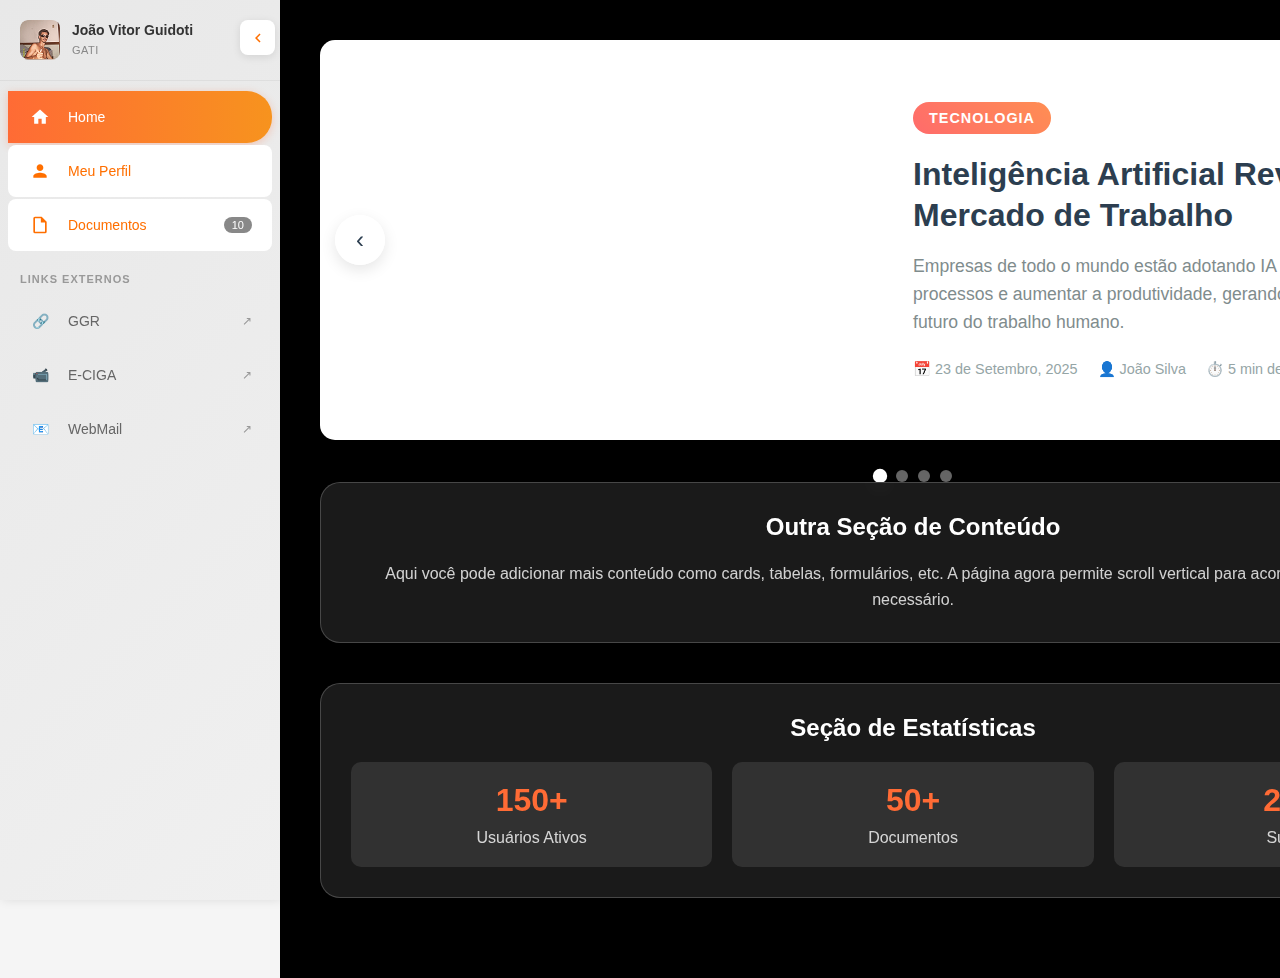
<file: sidebar2.html>
<!DOCTYPE html>
<html lang="pt-BR">
<head>
    <meta charset="UTF-8">
    <meta name="viewport" content="width=device-width, initial-scale=1.0">
    <title>Sidebar GATI</title>
    <style>
        * {
            margin: 0;
            padding: 0;
            box-sizing: border-box;
        }

        body {
            font-family: -apple-system, BlinkMacSystemFont, 'Segoe UI', Roboto, sans-serif;
            background-color: #f5f5f5;
            margin: 0;
        }

        .main-container {
            display: flex;
            min-height: 100vh;
        }

        .sidebar {
            width: 280px;
            height: 100vh;
            background: linear-gradient(135deg, #e8e8e8 0%, #f0f0f0 100%);
            box-shadow: 2px 0 10px rgba(0,0,0,0.1);
            display: flex;
            flex-direction: column;
            flex-shrink: 0;
            position: fixed;
            left: 0;
            top: 0;
            transition: transform 0.3s ease;
        }

        .sidebar.closed {
            transform: translateX(-100%);
        }

        .content-area {
            flex: 1;
            margin-left: 280px;
            padding: 40px;
            background: black;
            min-height: 100vh;
            transition: margin-left 0.3s ease;
        }

        .content-area.expanded {
            margin-left: 0;
        }

        .profile-section {
            padding: 20px;
            display: flex;
            align-items: center;
            gap: 12px;
            border-bottom: 1px solid rgba(0,0,0,0.05);
        }

        .sidebar-toggle {
            position: fixed;
            top: 20px;
            left: 240px;
            width: 35px;
            height: 35px;
            background: white;
            color: #FF6F00;
            border: none;
            border-radius: 8px;
            cursor: pointer;
            display: flex;
            align-items: center;
            justify-content: center;
            font-size: 16px;
            font-weight: bold;
            transition: all 0.3s ease;
            box-shadow: 0 2px 8px rgba(0,0,0,0.1);
            z-index: 1000;
        }

        .sidebar-toggle:hover {
            background: #FF6F00;
            color: white;
            transform: scale(1.05);
        }

        .sidebar-toggle svg {
            width: 18px;
            height: 18px;
            transition: transform 0.3s ease;
        }

        .sidebar-toggle.closed {
            left: 20px;
        }

        .sidebar-toggle.closed svg {
            transform: rotate(180deg);
        }

        .profile-avatar {
            width: 40px;
            height: 40px;
            border-radius: 8px;
            background-image: url(img/Imagem\ do\ WhatsApp\ de\ 2025-08-07\ à\(s\)\ 19.53.31_e51381bc\ 1.png);
            display: flex;
            align-items: center;
            justify-content: center;
            color: white;
            font-weight: bold;
            font-size: 16px;
            position: relative;
        }

        .profile-avatar::before {
           background-image: url('img\Imagem do WhatsApp de 2025-08-07 à(s) 19.53.31_e51381bc.jpg');
            font-size: 20px;
        }

        .profile-info h3 {
            font-size: 14px;
            font-weight: 600;
            color: #333;
            margin-bottom: 2px;
        }

        .profile-info span {
            font-size: 11px;
            color: #888;
            font-weight: 500;
            letter-spacing: 0.5px;
        }

        .menu-section {
            flex: 1;
            padding: 8px 0;
        }

        .menu-item {
            display: flex;
            align-items: center;
            padding: 14px 20px;
            color: #FF6F00;
            text-decoration: none;
            font-size: 14px;
            font-weight: 500;
            position: relative;
            transition: all 0.2s ease;
            background-color: white;
            margin: 2px 8px;
            border-radius: 8px;
        }

        .menu-item:hover {
            background-color: #FF6F00;
            color: white;
        }

        .menu-item.active {
            background: linear-gradient(90deg, #ff6b35, #f7931e);
            color: white;
            border-radius: 0 25px 25px 0;
            margin-right: 8px;
            box-shadow: 0 2px 8px rgba(255,107,53,0.3);
        }

        .menu-icon {
            width: 24px;
            height: 24px;
            margin-right: 16px;
            display: flex;
            align-items: center;
            justify-content: center;
            fill: currentColor;
        }

        .badge {
            background-color: #888;
            color: white;
            font-size: 11px;
            padding: 2px 8px;
            border-radius: 12px;
            margin-left: auto;
            font-weight: 500;
        }

        .section-title {
            padding: 20px 20px 8px 20px;
            font-size: 11px;
            font-weight: 600;
            color: #999;
            text-transform: uppercase;
            letter-spacing: 1px;
        }

        .external-link::after {
            content: '↗';
            margin-left: auto;
            font-size: 12px;
            color: #999;
        }

        .external-link:hover::after {
            color: white;
        }

        .external-link {
            color: #666 !important;
            background-color: transparent !important;
        }

        .external-link:hover {
            background-color: rgba(255,107,53,0.08) !important;
            color: #ff6b35 !important;
        }

        /* Ícones SVG personalizados */
        .icon-home svg, .icon-profile svg, .icon-documents svg {
            width: 20px;
            height: 20px;
        }

        /* Icons usando CSS para links externos */
        .icon-external::before { content: '🔗'; }
        .icon-email::before { content: '📧'; }
        .icon-video::before { content: '📹'; }

        .news-carousel {
            max-width: 900px;
            width: 100%;
            position: relative;
            background: rgba(255, 255, 255, 0.1);
            backdrop-filter: blur(10px);
            border-radius: 20px;
            padding: 30px;
            box-shadow: 0 20px 40px rgba(0, 0, 0, 0.1);
            border: 1px solid rgba(255, 255, 255, 0.2);
        }

        .carousel-header {
            text-align: center;
            margin-bottom: 30px;
        }

        .carousel-title {
            color: white;
            font-size: 2.5rem;
            font-weight: 700;
            text-shadow: 0 2px 4px rgba(0, 0, 0, 0.3);
            margin-bottom: 10px;
        }

        .carousel-subtitle {
            color: rgba(255, 255, 255, 0.8);
            font-size: 1.1rem;
        }

        .carousel-container {
            position: relative;
            overflow: hidden;
            border-radius: 15px;
            box-shadow: 0 10px 30px rgba(0, 0, 0, 0.2);
        }

        .carousel-wrapper {
            display: flex;
            transition: transform 0.6s cubic-bezier(0.25, 0.46, 0.45, 0.94);
        }

        .carousel-slide {
            min-width: 100%;
            position: relative;
            background: white;
        }

        .news-item {
            display: flex;
            min-height: 400px;
        }

        .news-image {
            flex: 1;
            background-size: cover;
            background-position: center;
            position: relative;
        }

        .news-content {
            flex: 1;
            padding: 40px;
            display: flex;
            flex-direction: column;
            justify-content: center;
        }

        .news-category {
            background: linear-gradient(45deg, #FF6B6B, #FF8E53);
            color: white;
            padding: 8px 16px;
            border-radius: 25px;
            font-size: 0.9rem;
            font-weight: 600;
            text-transform: uppercase;
            letter-spacing: 1px;
            display: inline-block;
            margin-bottom: 20px;
            width: fit-content;
        }

        .news-title {
            font-size: 2rem;
            font-weight: 700;
            color: #2c3e50;
            margin-bottom: 15px;
            line-height: 1.3;
        }

        .news-excerpt {
            color: #7f8c8d;
            line-height: 1.6;
            margin-bottom: 25px;
            font-size: 1.1rem;
        }

        .news-meta {
            display: flex;
            align-items: center;
            gap: 20px;
            color: #95a5a6;
            font-size: 0.9rem;
        }

        .carousel-controls {
            position: absolute;
            top: 50%;
            transform: translateY(-50%);
            background: rgba(255, 255, 255, 0.9);
            border: none;
            width: 50px;
            height: 50px;
            border-radius: 50%;
            cursor: pointer;
            display: flex;
            align-items: center;
            justify-content: center;
            font-size: 1.5rem;
            color: #2c3e50;
            transition: all 0.3s ease;
            box-shadow: 0 5px 15px rgba(0, 0, 0, 0.1);
            z-index: 10;
        }

        .carousel-controls:hover {
            background: white;
            transform: translateY(-50%) scale(1.1);
            box-shadow: 0 8px 25px rgba(0, 0, 0, 0.15);
        }

        .prev {
            left: 15px;
        }

        .next {
            right: 15px;
        }

        .carousel-indicators {
            display: flex;
            justify-content: center;
            gap: 10px;
            margin-top: 30px;
        }

        .indicator {
            width: 12px;
            height: 12px;
            border-radius: 50%;
            background: rgba(255, 255, 255, 0.4);
            cursor: pointer;
            transition: all 0.3s ease;
        }

        .indicator.active {
            background: white;
            transform: scale(1.2);
        }

        @media (max-width: 768px) {
            .news-item {
                flex-direction: column;
                min-height: auto;
            }

            .news-image {
                height: 250px;
            }

            .news-content {
                padding: 30px;
            }

            .news-title {
                font-size: 1.5rem;
            }

            .carousel-title {
                font-size: 2rem;
            }
        }
    </style>
</head>
<body>
    <div class="main-container">
        <button class="sidebar-toggle" id="sidebarToggle" onclick="toggleSidebar()">
            <svg viewBox="0 0 24 24" fill="currentColor">
                <path d="M15.41 7.41L14 6l-6 6 6 6 1.41-1.41L10.83 12z"/>
            </svg>
        </button>
        
        <div class="sidebar">
            <div class="profile-section">
                <div class="profile-avatar"></div>
                <div class="profile-info">
                    <h3>João Vitor Guidoti</h3>
                    <span>GATI</span>
                </div>
            </div>

            <div class="menu-section">
                <a href="#" class="menu-item active">
                    <div class="menu-icon icon-home">
                        <svg viewBox="0 0 24 24" fill="currentColor">
                            <path d="M10 20v-6h4v6h5v-8h3L12 3 2 12h3v8z"/>
                        </svg>
                    </div>
                    Home
                </a>
                
                <a href="#" class="menu-item">
                    <div class="menu-icon icon-profile">
                        <svg viewBox="0 0 24 24" fill="currentColor">
                            <path d="M12 12c2.21 0 4-1.79 4-4s-1.79-4-4-4-4 1.79-4 4 1.79 4 4 4zm0 2c-2.67 0-8 1.34-8 4v2h16v-2c0-2.66-5.33-4-8-4z"/>
                        </svg>
                    </div>
                    Meu Perfil
                </a>
                
                <a href="#" class="menu-item">
                    <div class="menu-icon icon-documents">
                        <svg viewBox="0 0 24 24" fill="currentColor">
                            <path d="M14,2H6A2,2 0 0,0 4,4V20A2,2 0 0,0 6,22H18A2,2 0 0,0 20,20V8L14,2M18,20H6V4H13V9H18V20Z"/>
                        </svg>
                    </div>
                    Documentos
                    <span class="badge">10</span>
                </a>

                <div class="section-title">Links Externos</div>

                <a href="#" class="menu-item external-link">
                    <div class="menu-icon icon-external"></div>
                    GGR
                </a>
                
                <a href="#" class="menu-item external-link">
                    <div class="menu-icon icon-video"></div>
                    E-CIGA
                </a>
                
                <a href="#" class="menu-item external-link">
                    <div class="menu-icon icon-email"></div>
                    WebMail
                </a>
            </div>
        </div>

        <div class="content-area">
            <div class="carousel-container">
                <div class="carousel-wrapper" id="carouselWrapper">
                    <div class="carousel-slide">
                        <div class="news-item">
                            <div class="news-image" style="background-image: url('https://images.unsplash.com/photo-1504711434969-e33886168f5c?ixlib=rb-4.0.3&auto=format&fit=crop&w=800&q=80');"></div>
                            <div class="news-content">
                                <span class="news-category">Tecnologia</span>
                                <h2 class="news-title">Inteligência Artificial Revoluciona o Mercado de Trabalho</h2>
                                <p class="news-excerpt">Empresas de todo o mundo estão adotando IA para automatizar processos e aumentar a produtividade, gerando debates sobre o futuro do trabalho humano.</p>
                                <div class="news-meta">
                                    <span>📅 23 de Setembro, 2025</span>
                                    <span>👤 João Silva</span>
                                    <span>⏱️ 5 min de leitura</span>
                                </div>
                            </div>
                        </div>
                    </div>

                    <div class="carousel-slide">
                        <div class="news-item">
                            <div class="news-image" style="background-image: url('https://images.unsplash.com/photo-1441974231531-c6227db76b6e?ixlib=rb-4.0.3&auto=format&fit=crop&w=800&q=80');"></div>
                            <div class="news-content">
                                <span class="news-category">Meio Ambiente</span>
                                <h2 class="news-title">Energias Renováveis Batem Recorde Mundial</h2>
                                <p class="news-excerpt">A capacidade global de energia renovável atingiu marcos históricos, com investimentos massivos em solar e eólica transformando a matriz energética mundial.</p>
                                <div class="news-meta">
                                    <span>📅 22 de Setembro, 2025</span>
                                    <span>👤 Maria Santos</span>
                                    <span>⏱️ 7 min de leitura</span>
                                </div>
                            </div>
                        </div>
                    </div>

                    <div class="carousel-slide">
                        <div class="news-item">
                            <div class="news-image" style="background-image: url('https://images.unsplash.com/photo-1559526324-4b87b5e36e44?ixlib=rb-4.0.3&auto=format&fit=crop&w=800&q=80');"></div>
                            <div class="news-content">
                                <span class="news-category">Ciência</span>
                                <h2 class="news-title">Descoberta Revolucionária na Medicina Espacial</h2>
                                <p class="news-excerpt">Cientistas descobrem como a microgravidade pode acelerar processos de cura, abrindo novas possibilidades para tratamentos médicos inovadores.</p>
                                <div class="news-meta">
                                    <span>📅 21 de Setembro, 2025</span>
                                    <span>👤 Dr. Carlos Lima</span>
                                    <span>⏱️ 6 min de leitura</span>
                                </div>
                            </div>
                        </div>
                    </div>

                    <div class="carousel-slide">
                        <div class="news-item">
                            <div class="news-image" style="background-image: url('https://images.unsplash.com/photo-1556075798-4825dfaaf498?ixlib=rb-4.0.3&auto=format&fit=crop&w=800&q=80');"></div>
                            <div class="news-content">
                                <span class="news-category">Economia</span>
                                <h2 class="news-title">Criptomoedas Ganham Regulamentação Global</h2>
                                <p class="news-excerpt">Principais economias mundiais chegam a acordo sobre regulamentação de criptomoedas, trazendo mais segurança e estabilidade ao mercado digital.</p>
                                <div class="news-meta">
                                    <span>📅 20 de Setembro, 2025</span>
                                    <span>👤 Ana Costa</span>
                                    <span>⏱️ 4 min de leitura</span>
                                </div>
                            </div>
                        </div>
                    </div>
                </div>

                <button class="carousel-controls prev" onclick="prevSlide()">‹</button>
                <button class="carousel-controls next" onclick="nextSlide()">›</button>
            </div>

            <div class="carousel-indicators" id="indicators"></div>

            <!-- Seção adicional para demonstrar scroll -->
            <div style="background: rgba(255, 255, 255, 0.1); backdrop-filter: blur(10px); border-radius: 20px; padding: 30px; margin-bottom: 40px; border: 1px solid rgba(255, 255, 255, 0.2);">
                <h2 style="color: white; text-align: center; margin-bottom: 20px;">Outra Seção de Conteúdo</h2>
                <p style="color: rgba(255, 255, 255, 0.8); text-align: center; line-height: 1.6;">
                    Aqui você pode adicionar mais conteúdo como cards, tabelas, formulários, etc. 
                    A página agora permite scroll vertical para acomodar todo o conteúdo necessário.
                </p>
            </div>

            <!-- Mais uma seção para demonstrar -->
            <div style="background: rgba(255, 255, 255, 0.1); backdrop-filter: blur(10px); border-radius: 20px; padding: 30px; margin-bottom: 40px; border: 1px solid rgba(255, 255, 255, 0.2);">
                <h2 style="color: white; text-align: center; margin-bottom: 20px;">Seção de Estatísticas</h2>
                <div style="display: grid; grid-template-columns: repeat(auto-fit, minmax(200px, 1fr)); gap: 20px;">
                    <div style="background: rgba(255, 255, 255, 0.1); padding: 20px; border-radius: 10px; text-align: center;">
                        <h3 style="color: #ff6b35; font-size: 2rem; margin-bottom: 10px;">150+</h3>
                        <p style="color: rgba(255, 255, 255, 0.8);">Usuários Ativos</p>
                    </div>
                    <div style="background: rgba(255, 255, 255, 0.1); padding: 20px; border-radius: 10px; text-align: center;">
                        <h3 style="color: #ff6b35; font-size: 2rem; margin-bottom: 10px;">50+</h3>
                        <p style="color: rgba(255, 255, 255, 0.8);">Documentos</p>
                    </div>
                    <div style="background: rgba(255, 255, 255, 0.1); padding: 20px; border-radius: 10px; text-align: center;">
                        <h3 style="color: #ff6b35; font-size: 2rem; margin-bottom: 10px;">24/7</h3>
                        <p style="color: rgba(255, 255, 255, 0.8);">Suporte</p>
                    </div>
                </div>
            </div>
        </div>
    </div>

    <script>
        // Adiciona interatividade aos itens do menu
        const menuItems = document.querySelectorAll('.menu-item');
        
        menuItems.forEach(item => {
            item.addEventListener('click', function(e) {
                // Remove active de todos os itens
                menuItems.forEach(i => i.classList.remove('active'));
                
                // Adiciona active ao item clicado (apenas para itens internos)
                if (!this.classList.contains('external-link')) {
                    this.classList.add('active');
                }
            });
        });

        // Adiciona efeito hover mais suave
        menuItems.forEach(item => {
            item.addEventListener('mouseenter', function() {
                if (!this.classList.contains('active') && !this.classList.contains('external-link')) {
                    this.style.transform = 'translateX(4px)';
                }
            });
            
            item.addEventListener('mouseleave', function() {
                this.style.transform = 'translateX(0)';
            });
        });

        // Função para toggle do sidebar
        function toggleSidebar() {
            const sidebar = document.querySelector('.sidebar');
            const contentArea = document.querySelector('.content-area');
            const toggleBtn = document.getElementById('sidebarToggle');
            
            sidebar.classList.toggle('closed');
            contentArea.classList.toggle('expanded');
            toggleBtn.classList.toggle('closed');
        }

         class NewsCarousel {
            constructor() {
                this.currentSlide = 0;
                this.wrapper = document.getElementById('carouselWrapper');
                this.slides = this.wrapper.children;
                this.totalSlides = this.slides.length;
                this.indicators = document.getElementById('indicators');
                this.autoPlayInterval = null;
                
                this.init();
            }

            init() {
                this.createIndicators();
                this.updateIndicators();
                this.startAutoPlay();
                
                // Touch events para mobile
                let startX = 0;
                let endX = 0;
                
                this.wrapper.addEventListener('touchstart', (e) => {
                    startX = e.touches[0].clientX;
                });
                
                this.wrapper.addEventListener('touchend', (e) => {
                    endX = e.changedTouches[0].clientX;
                    if (startX - endX > 50) {
                        this.nextSlide();
                    } else if (endX - startX > 50) {
                        this.prevSlide();
                    }
                });
                
                // Pausar autoplay quando hover
                const carousel = document.querySelector('.news-carousel');
                carousel.addEventListener('mouseenter', () => this.stopAutoPlay());
                carousel.addEventListener('mouseleave', () => this.startAutoPlay());
            }

            createIndicators() {
                for (let i = 0; i < this.totalSlides; i++) {
                    const indicator = document.createElement('div');
                    indicator.className = 'indicator';
                    indicator.addEventListener('click', () => this.goToSlide(i));
                    this.indicators.appendChild(indicator);
                }
            }

            updateIndicators() {
                const indicators = this.indicators.children;
                for (let i = 0; i < indicators.length; i++) {
                    indicators[i].classList.toggle('active', i === this.currentSlide);
                }
            }

            goToSlide(index) {
                this.currentSlide = index;
                const offset = -this.currentSlide * 100;
                this.wrapper.style.transform = `translateX(${offset}%)`;
                this.updateIndicators();
            }

            nextSlide() {
                this.currentSlide = (this.currentSlide + 1) % this.totalSlides;
                this.goToSlide(this.currentSlide);
            }

            prevSlide() {
                this.currentSlide = this.currentSlide === 0 ? this.totalSlides - 1 : this.currentSlide - 1;
                this.goToSlide(this.currentSlide);
            }

            startAutoPlay() {
                this.autoPlayInterval = setInterval(() => {
                    this.nextSlide();
                }, 5000);
            }

            stopAutoPlay() {
                if (this.autoPlayInterval) {
                    clearInterval(this.autoPlayInterval);
                    this.autoPlayInterval = null;
                }
            }
        }

        // Instanciar o carrossel quando a página carregar
        let carousel;
        
        document.addEventListener('DOMContentLoaded', () => {
            carousel = new NewsCarousel();
        });

        // Funções globais para os botões
        function nextSlide() {
            carousel.nextSlide();
        }

        function prevSlide() {
            carousel.prevSlide();
        }

        // Navegação por teclado
        document.addEventListener('keydown', (e) => {
            if (e.key === 'ArrowLeft') {
                prevSlide();
            } else if (e.key === 'ArrowRight') {
                nextSlide();
            }
        });
    </script>
</body>
</html>
</file>
